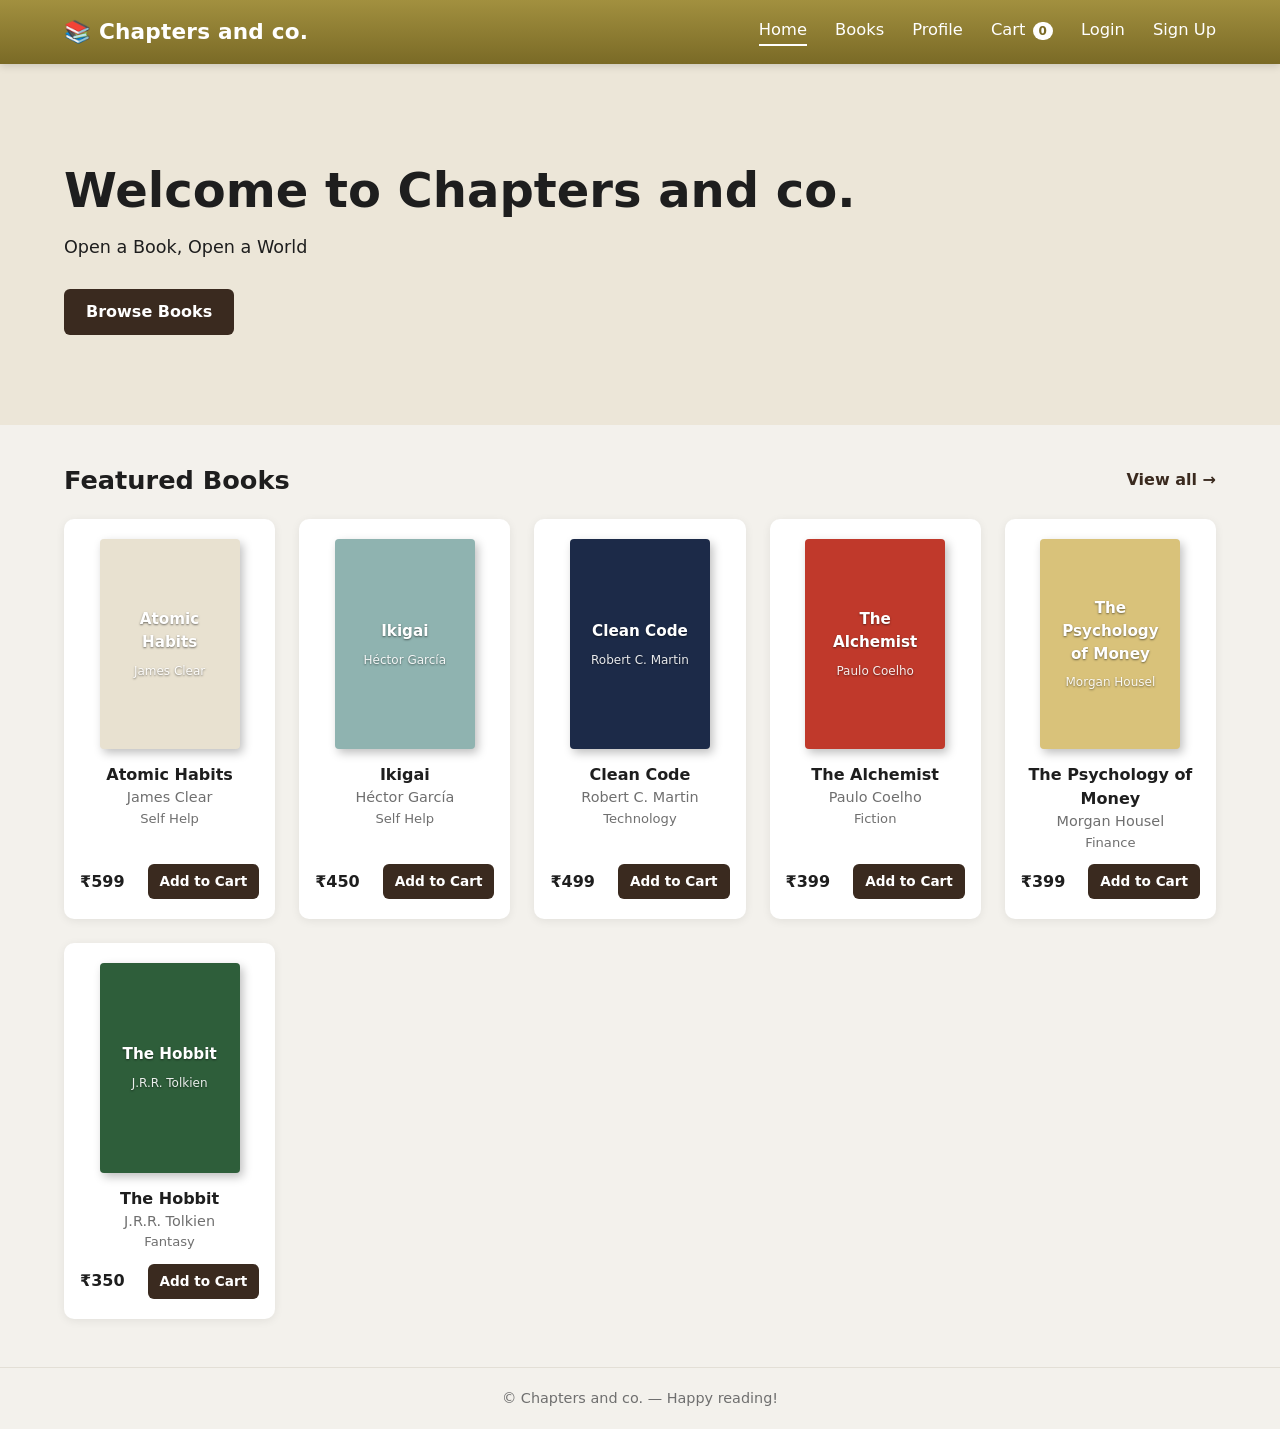
<file: index.html>
<!DOCTYPE html>
<html lang="en">
<head>
  <meta charset="UTF-8" />
  <meta name="viewport" content="width=device-width, initial-scale=1.0" />
  <title>Chapters and co. — Home</title>
  <link rel="stylesheet" href="style.css" />
</head>
<body data-page="home">
  <header class="site-header" id="siteHeader"></header>

  <section class="hero">
    <div class="container">
      <h1>Welcome to Chapters and co.</h1>
      <p>Open a Book, Open a World</p>
      <a href="catalog.html" class="btn btn-dark">Browse Books</a>
    </div>
  </section>

  <main class="container section">
    <div class="section-head">
      <h2>Featured Books</h2>
      <a href="catalog.html" class="link">View all →</a>
    </div>
    <div class="book-grid" id="featuredGrid"></div>
  </main>

  <footer class="site-footer">© Chapters and co. — Happy reading!</footer>

  <script src="js/data.js"></script>
  <script src="js/cart.js"></script>
  <script src="js/common.js"></script>
  <script>
    const FEATURED_IDS = [2, 3, 4, 1, 11, 5];
    document.getElementById("featuredGrid").innerHTML = FEATURED_IDS
      .map((id) => BOOKS.find((b) => b.id === id))
      .map(bookCard)
      .join("");
  </script>
</body>
</html>
</file>
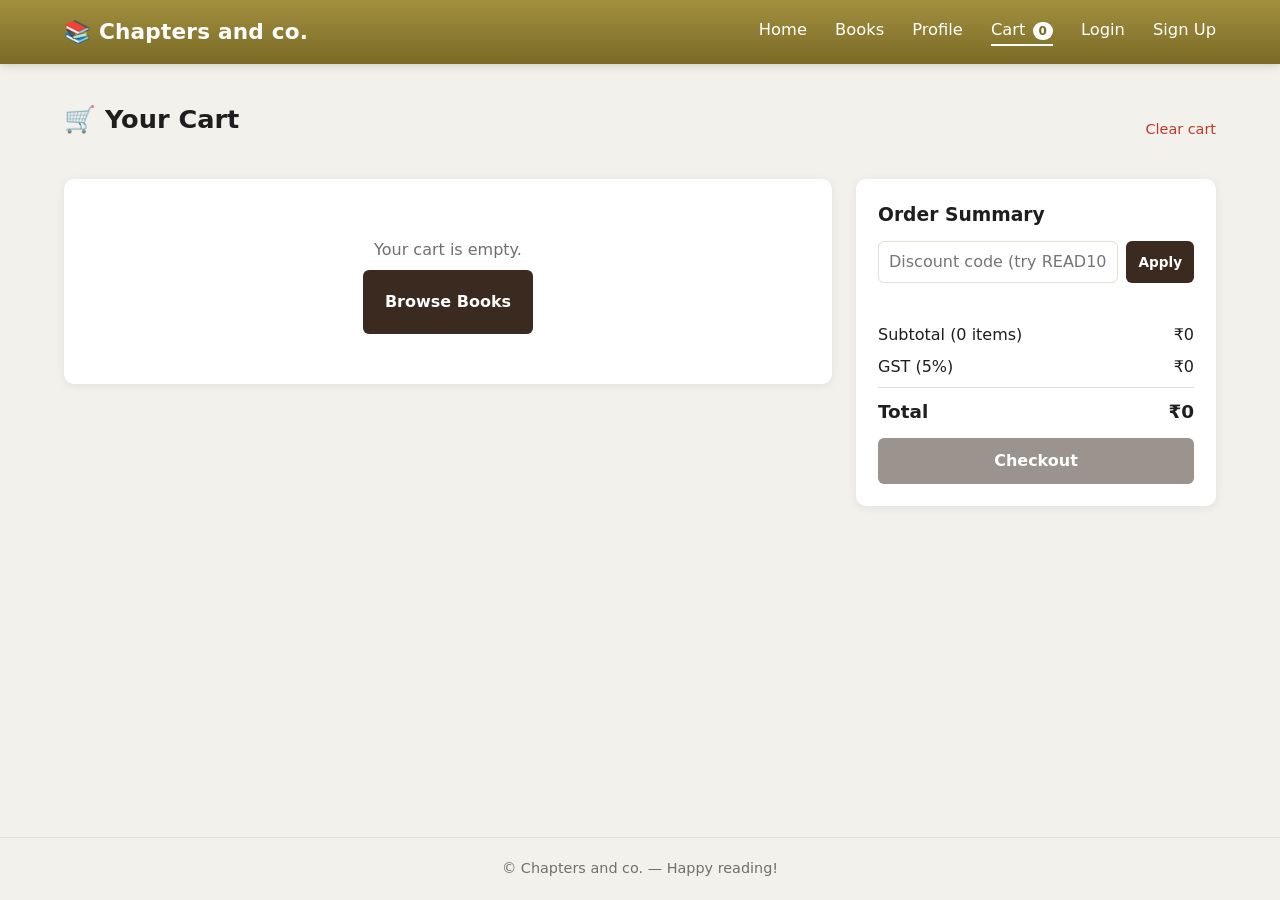
<file: cart.html>
<!DOCTYPE html>
<html lang="en">
<head>
  <meta charset="UTF-8" />
  <meta name="viewport" content="width=device-width, initial-scale=1.0" />
  <title>Chapters and co. — Cart</title>
  <link rel="stylesheet" href="style.css" />
</head>
<body data-page="cart">
  <header class="site-header" id="siteHeader"></header>

  <main class="container section">
    <div class="section-head">
      <h2 class="page-title">🛒 Your Cart</h2>
      <button class="link danger" id="clearCart">Clear cart</button>
    </div>

    <div class="cart-layout">
      <ul class="cart-list" id="cartList"></ul>

      <aside class="summary-card">
        <h3>Order Summary</h3>
        <form class="discount" id="discountForm">
          <input type="text" id="discountInput" placeholder="Discount code (try READ10)" />
          <button type="submit" class="btn btn-dark btn-sm">Apply</button>
        </form>
        <p class="discount-msg" id="discountMsg"></p>
        <div id="summary"></div>
        <button class="btn btn-dark btn-block" id="checkoutBtn">Checkout</button>
      </aside>
    </div>
  </main>

  <footer class="site-footer">© Chapters and co. — Happy reading!</footer>

  <script src="js/data.js"></script>
  <script src="js/cart.js"></script>
  <script src="js/common.js"></script>
  <script>
    const listEl = document.getElementById("cartList");
    const summaryEl = document.getElementById("summary");
    const discountForm = document.getElementById("discountForm");
    const discountInput = document.getElementById("discountInput");
    const discountMsg = document.getElementById("discountMsg");
    const checkoutBtn = document.getElementById("checkoutBtn");

    const cartRow = (item) => `
      <li class="cart-row" data-id="${item.id}">
        ${coverHTML(item, "cover-sm")}
        <div class="cart-row-info">
          <h3>${item.title}</h3>
          <p class="book-author">${item.author}</p>
          <p class="muted">${money(item.price)} each</p>
          <div class="qty">
            <button data-action="decrease" aria-label="Decrease quantity">−</button>
            <input type="number" min="1" max="99" value="${item.qty}" data-action="set-qty" aria-label="Quantity" />
            <button data-action="increase" aria-label="Increase quantity">+</button>
          </div>
        </div>
        <div class="cart-row-right">
          <strong>${money(item.price * item.qty)}</strong>
          <button class="link danger" data-action="remove">Remove</button>
        </div>
      </li>`;

    const summaryView = (s) => `
      <div class="summary-row"><span>Subtotal (${s.itemCount} item${s.itemCount === 1 ? "" : "s"})</span><span>${money(s.subtotal)}</span></div>
      ${s.discountCode ? `
        <div class="summary-row discount-row">
          <span>Discount (${s.discountCode}) <button class="link danger" data-action="remove-code">remove</button></span>
          <span>−${money(s.discount)}</span>
        </div>
        ${s.discountPending ? `<p class="muted small">Subtotal is below this code's minimum, so it isn't applied right now.</p>` : ""}` : ""}
      <div class="summary-row"><span>GST (${Math.round(s.taxRate * 100)}%)</span><span>${money(s.tax)}</span></div>
      <div class="summary-row total"><span>Total</span><span>${money(s.total)}</span></div>`;

    // Callback registered with the cart: re-render on every change
    cart.subscribe((state) => {
      listEl.innerHTML = state.items.length
        ? state.items.map(cartRow).join("")
        : `<li class="empty-cart">Your cart is empty.<br /><a href="catalog.html" class="btn btn-dark">Browse Books</a></li>`;
      summaryEl.innerHTML = summaryView(state);
      checkoutBtn.disabled = state.items.length === 0;
    });

    // Event delegation for every row's buttons
    const actions = {
      increase: (id) => cart.updateQuantity(id, cart.getQty(id) + 1),
      decrease: (id) => cart.updateQuantity(id, cart.getQty(id) - 1),
      remove: (id) => cart.removeItem(id),
    };

    listEl.addEventListener("click", (e) => {
      const btn = e.target.closest("button[data-action]");
      if (!btn) return;
      actions[btn.dataset.action]?.(Number(btn.closest(".cart-row").dataset.id));
    });

    listEl.addEventListener("change", (e) => {
      if (e.target.dataset.action !== "set-qty") return;
      cart.updateQuantity(Number(e.target.closest(".cart-row").dataset.id), e.target.value);
    });

    summaryEl.addEventListener("click", (e) => {
      if (e.target.closest('[data-action="remove-code"]')) {
        cart.removeDiscount();
        discountMsg.textContent = "";
      }
    });

    discountForm.addEventListener("submit", (e) => {
      e.preventDefault();
      const result = cart.applyDiscount(discountInput.value);
      discountMsg.textContent = result.message;
      discountMsg.className = `discount-msg ${result.ok ? "ok" : "err"}`;
      if (result.ok) discountInput.value = "";
    });

    document.getElementById("clearCart").addEventListener("click", () => {
      if (cart.getState().items.length && confirm("Remove all books from your cart?")) {
        cart.clear();
        discountMsg.textContent = "";
      }
    });

    checkoutBtn.addEventListener("click", () => {
      const user = session.get();
      if (!user) {
        toast("Please log in to checkout");
        setTimeout(() => (location.href = "login.html?next=cart.html"), 800);
        return;
      }
      const s = cart.getState();
      orders.add({
        id: `ORD-${Date.now().toString().slice(-6)}`,
        email: user.email,
        date: new Date().toISOString(),
        items: s.items.map(({ id, title, qty, price }) => ({ id, title, qty, price })),
        itemCount: s.itemCount,
        total: s.total,
      });
      cart.clear();
      discountMsg.textContent = "";
      alert(`Thank you, ${user.name}! Your order of ${s.itemCount} book(s) totalling ${money(s.total)} has been placed.`);
      location.href = "profile.html";
    });
  </script>
</body>
</html>
</file>
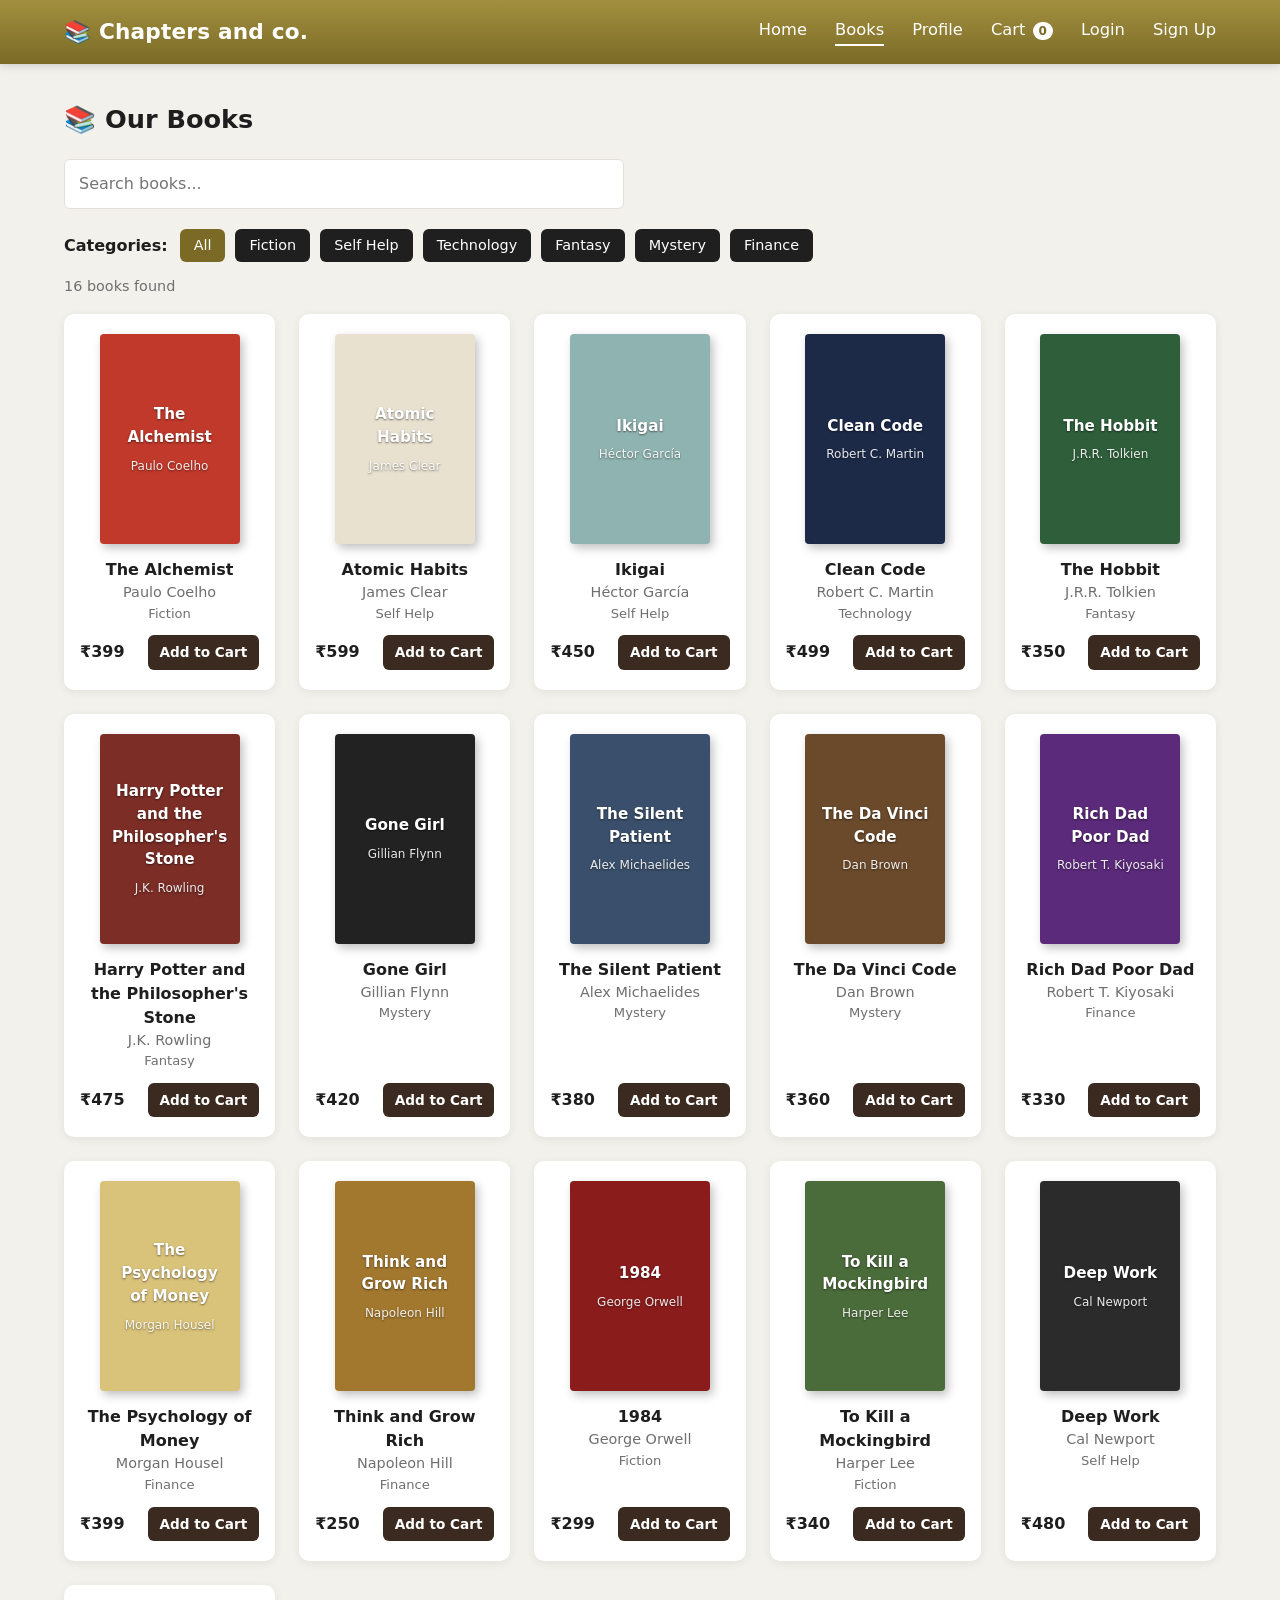
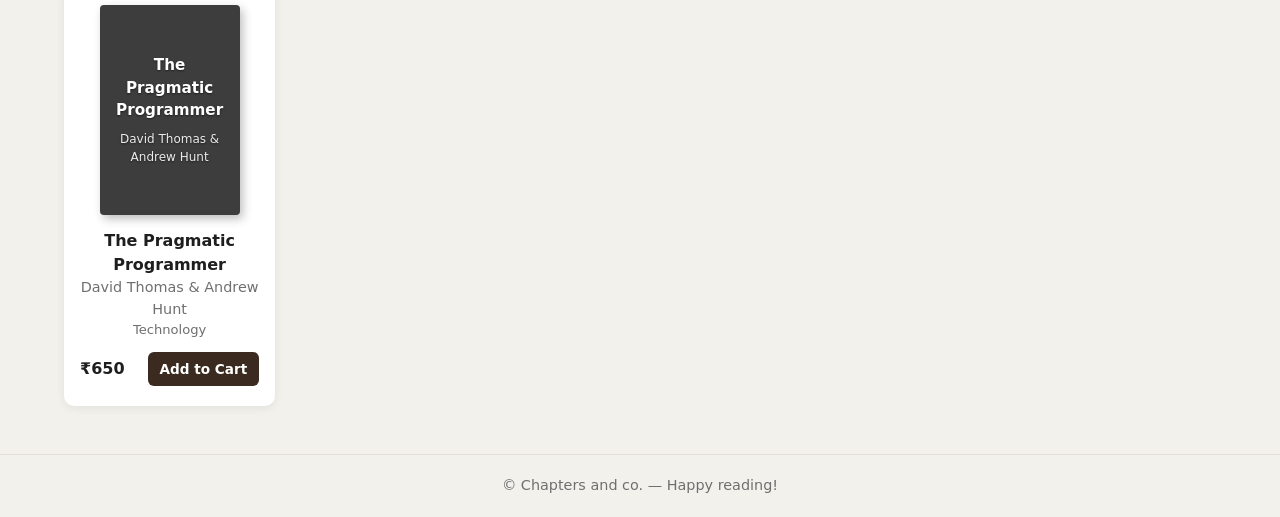
<file: catalog.html>
<!DOCTYPE html>
<html lang="en">
<head>
  <meta charset="UTF-8" />
  <meta name="viewport" content="width=device-width, initial-scale=1.0" />
  <title>Chapters and co. — Books</title>
  <link rel="stylesheet" href="style.css" />
</head>
<body data-page="books">
  <header class="site-header" id="siteHeader"></header>

  <main class="container section">
    <h2 class="page-title">📚 Our Books</h2>

    <input type="search" class="search" id="searchInput" placeholder="Search books..." aria-label="Search books" />

    <div class="categories">
      <span class="categories-label">Categories:</span>
      <div class="pills" id="categoryPills"></div>
    </div>

    <p class="result-count" id="resultCount"></p>
    <div class="book-grid" id="bookGrid"></div>
  </main>

  <footer class="site-footer">© Chapters and co. — Happy reading!</footer>

  <script src="js/data.js"></script>
  <script src="js/cart.js"></script>
  <script src="js/common.js"></script>
  <script>
    const grid = document.getElementById("bookGrid");
    const pillsEl = document.getElementById("categoryPills");
    const searchInput = document.getElementById("searchInput");
    const resultCount = document.getElementById("resultCount");

    // Filter state kept in a closure-backed object
    const filters = { category: new URLSearchParams(location.search).get("category") || "All", query: "" };

    const categories = ["All", ...new Set(BOOKS.map((b) => b.category))];

    function renderPills() {
      pillsEl.innerHTML = categories
        .map((c) => `<button class="pill ${c === filters.category ? "active" : ""}" data-category="${c}">${c}</button>`)
        .join("");
    }

    // Higher-order filter: build a predicate from the current filters
    const matches = ({ category, query }) => (book) =>
      (category === "All" || book.category === category) &&
      `${book.title} ${book.author}`.toLowerCase().includes(query);

    function renderBooks() {
      const list = BOOKS.filter(matches(filters));
      resultCount.textContent = `${list.length} book${list.length === 1 ? "" : "s"} found`;
      grid.innerHTML = list.length
        ? list.map(bookCard).join("")
        : `<p class="empty">No books match your search.</p>`;
    }

    // Event delegation: one listener for all category pills
    pillsEl.addEventListener("click", (e) => {
      const pill = e.target.closest("[data-category]");
      if (!pill) return;
      filters.category = pill.dataset.category;
      renderPills();
      renderBooks();
    });

    searchInput.addEventListener("input", (e) => {
      filters.query = e.target.value.trim().toLowerCase();
      renderBooks();
    });

    renderPills();
    renderBooks();
  </script>
</body>
</html>
</file>
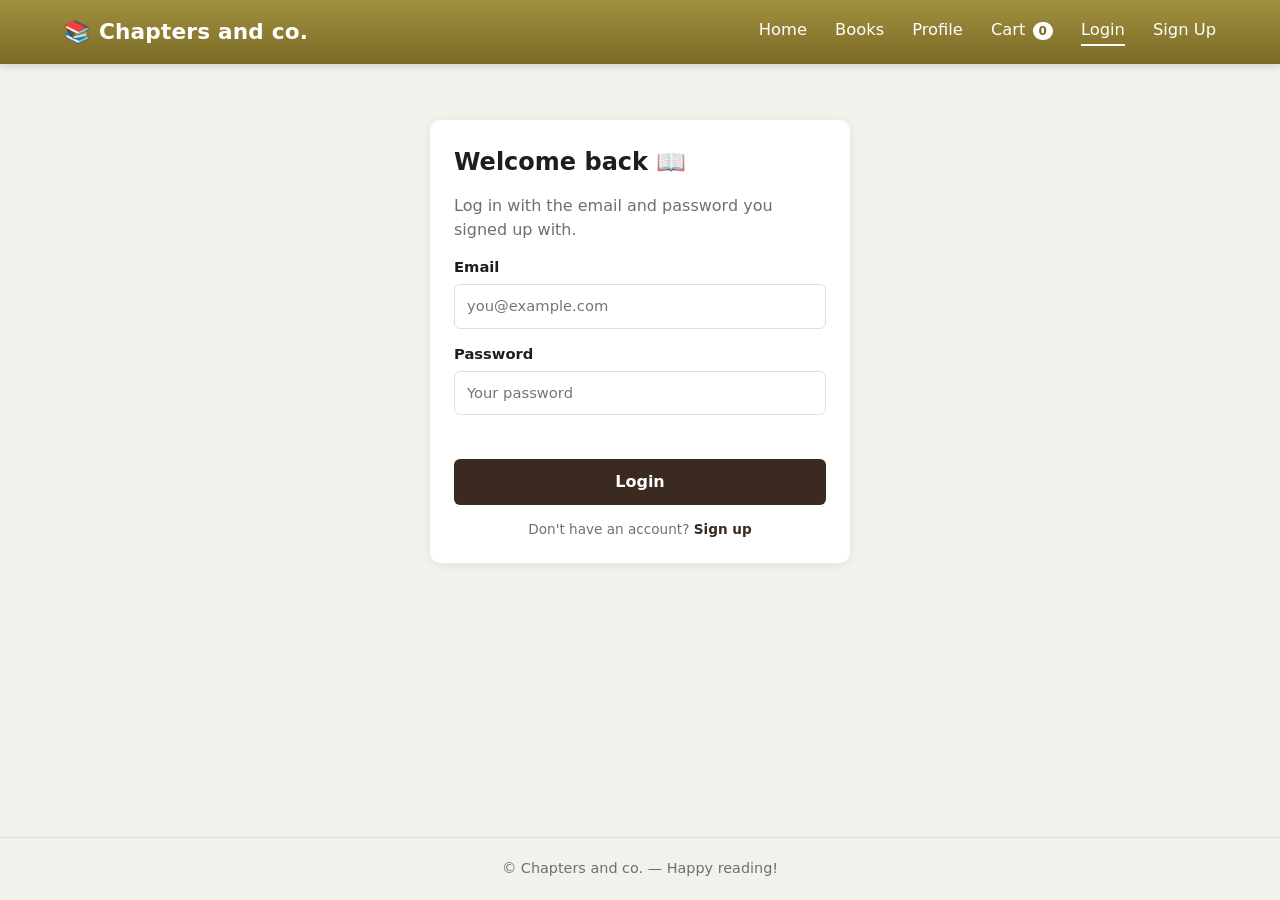
<file: login.html>
<!DOCTYPE html>
<html lang="en">
<head>
  <meta charset="UTF-8" />
  <meta name="viewport" content="width=device-width, initial-scale=1.0" />
  <title>Chapters and co. — Login</title>
  <link rel="stylesheet" href="style.css" />
</head>
<body data-page="login">
  <header class="site-header" id="siteHeader"></header>

  <main class="container section">
    <form class="panel login-card" id="loginForm" novalidate>
      <h2>Welcome back 📖</h2>
      <p class="muted">Log in with the email and password you signed up with.</p>

      <label>Email
        <input type="email" id="email" required placeholder="you@example.com" autocomplete="email" />
      </label>
      <label>Password
        <input type="password" id="password" required placeholder="Your password" autocomplete="current-password" />
      </label>

      <p class="discount-msg err" id="formError"></p>
      <button type="submit" class="btn btn-dark btn-block" id="submitBtn">Login</button>
      <p class="muted small center">Don't have an account? <a class="link" id="switchLink" href="signup.html">Sign up</a></p>
    </form>
  </main>

  <footer class="site-footer">© Chapters and co. — Happy reading!</footer>

  <script src="js/data.js"></script>
  <script src="js/cart.js"></script>
  <script src="js/common.js"></script>
  <script>
    const form = document.getElementById("loginForm");
    const errorEl = document.getElementById("formError");
    const submitBtn = document.getElementById("submitBtn");

    // Keep the ?next= target when switching to sign up
    document.getElementById("switchLink").href = `signup.html${location.search}`;

    if (auth.current()) location.replace(safeNextPage());

    form.addEventListener("submit", async (e) => {
      e.preventDefault();
      errorEl.textContent = "";
      const email = document.getElementById("email").value;
      const password = document.getElementById("password").value;

      if (!email.trim() || !password) return (errorEl.textContent = "Please enter your email and password.");

      submitBtn.disabled = true;
      const result = await auth.login({ email, password });
      submitBtn.disabled = false;

      if (!result.ok) return (errorEl.textContent = result.message);
      location.href = safeNextPage();
    });
  </script>
</body>
</html>
</file>
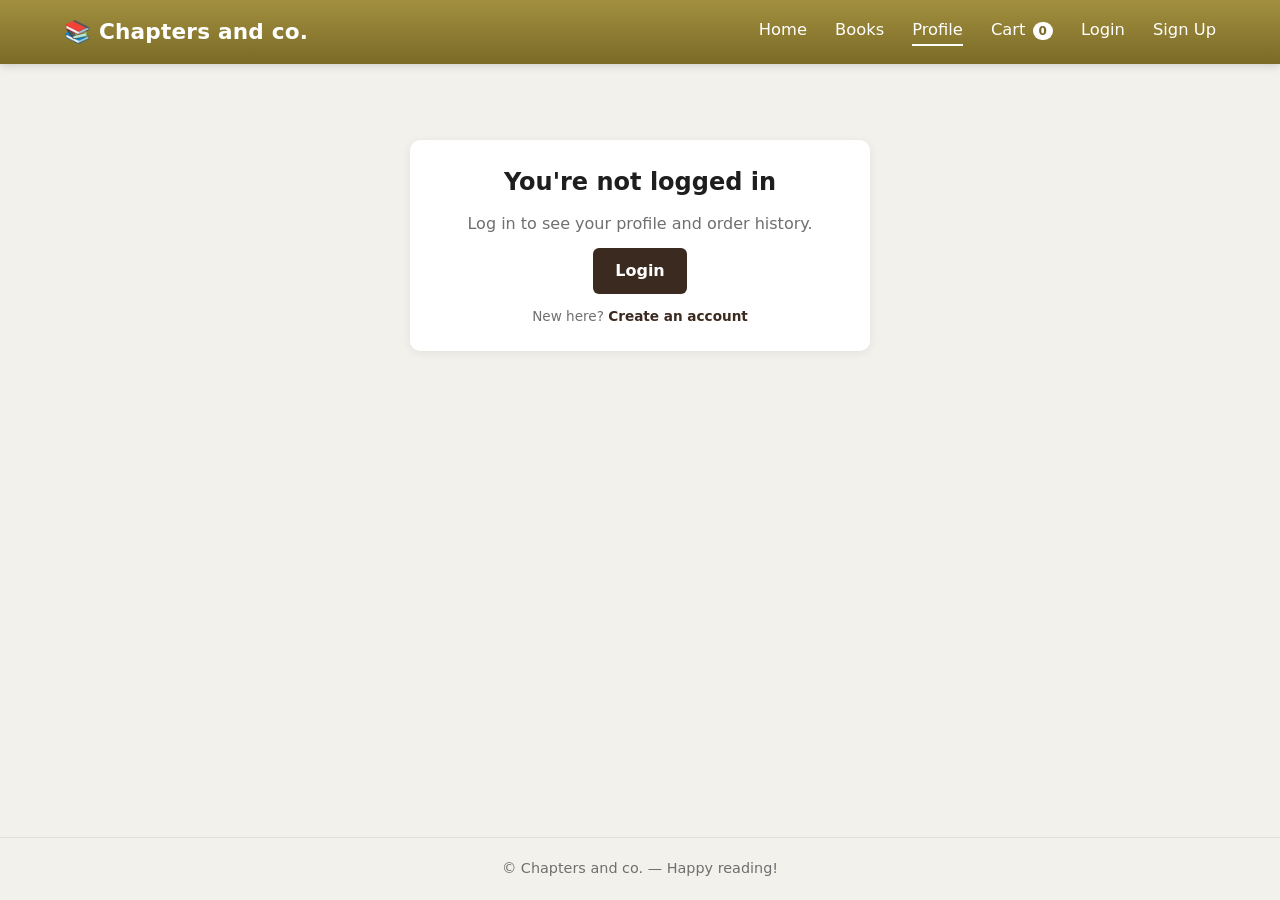
<file: profile.html>
<!DOCTYPE html>
<html lang="en">
<head>
  <meta charset="UTF-8" />
  <meta name="viewport" content="width=device-width, initial-scale=1.0" />
  <title>Chapters and co. — Profile</title>
  <link rel="stylesheet" href="style.css" />
</head>
<body data-page="profile">
  <header class="site-header" id="siteHeader"></header>

  <main class="container section" id="profileRoot"></main>

  <footer class="site-footer">© Chapters and co. — Happy reading!</footer>

  <script src="js/data.js"></script>
  <script src="js/cart.js"></script>
  <script src="js/common.js"></script>
  <script>
    const root = document.getElementById("profileRoot");
    const user = session.get();

    if (!user) {
      root.innerHTML = `
        <div class="panel center">
          <h2>You're not logged in</h2>
          <p class="muted">Log in to see your profile and order history.</p>
          <a href="login.html?next=profile.html" class="btn btn-dark">Login</a>
          <p class="muted small">New here? <a href="signup.html?next=profile.html" class="link">Create an account</a></p>
        </div>`;
    } else {
      const myOrders = orders.forUser(user.email);
      const booksBought = myOrders.reduce((n, o) => n + o.itemCount, 0);
      const totalSpent = myOrders.reduce((n, o) => n + o.total, 0);
      const fmtDate = (iso) => new Date(iso).toLocaleDateString("en-IN", { day: "numeric", month: "short", year: "numeric" });

      root.innerHTML = `
        <div class="panel profile-card">
          <div class="avatar">${escapeHTML(user.name.charAt(0).toUpperCase())}</div>
          <div>
            <h2>${escapeHTML(user.name)}</h2>
            <p class="muted">${escapeHTML(user.email)}</p>
            <p class="muted small">Member since ${fmtDate(user.joined)}</p>
          </div>
        </div>

        <div class="stats">
          <div class="stat"><span>${myOrders.length}</span>Orders</div>
          <div class="stat"><span>${booksBought}</span>Books bought</div>
          <div class="stat"><span>${money(totalSpent)}</span>Total spent</div>
        </div>

        <h3 class="sub-title">Order History</h3>
        ${myOrders.length
          ? myOrders.map((o) => `
              <div class="panel order">
                <div class="order-head">
                  <strong>${o.id}</strong>
                  <span class="muted">${fmtDate(o.date)}</span>
                </div>
                <ul class="order-items">
                  ${o.items.map((i) => `<li><span>${i.title} × ${i.qty}</span><span>${money(i.price * i.qty)}</span></li>`).join("")}
                </ul>
                <div class="order-total">Total paid: <strong>${money(o.total)}</strong></div>
              </div>`).join("")
          : `<p class="muted">No orders yet. <a href="catalog.html" class="link">Start shopping →</a></p>`}`;
    }
  </script>
</body>
</html>
</file>
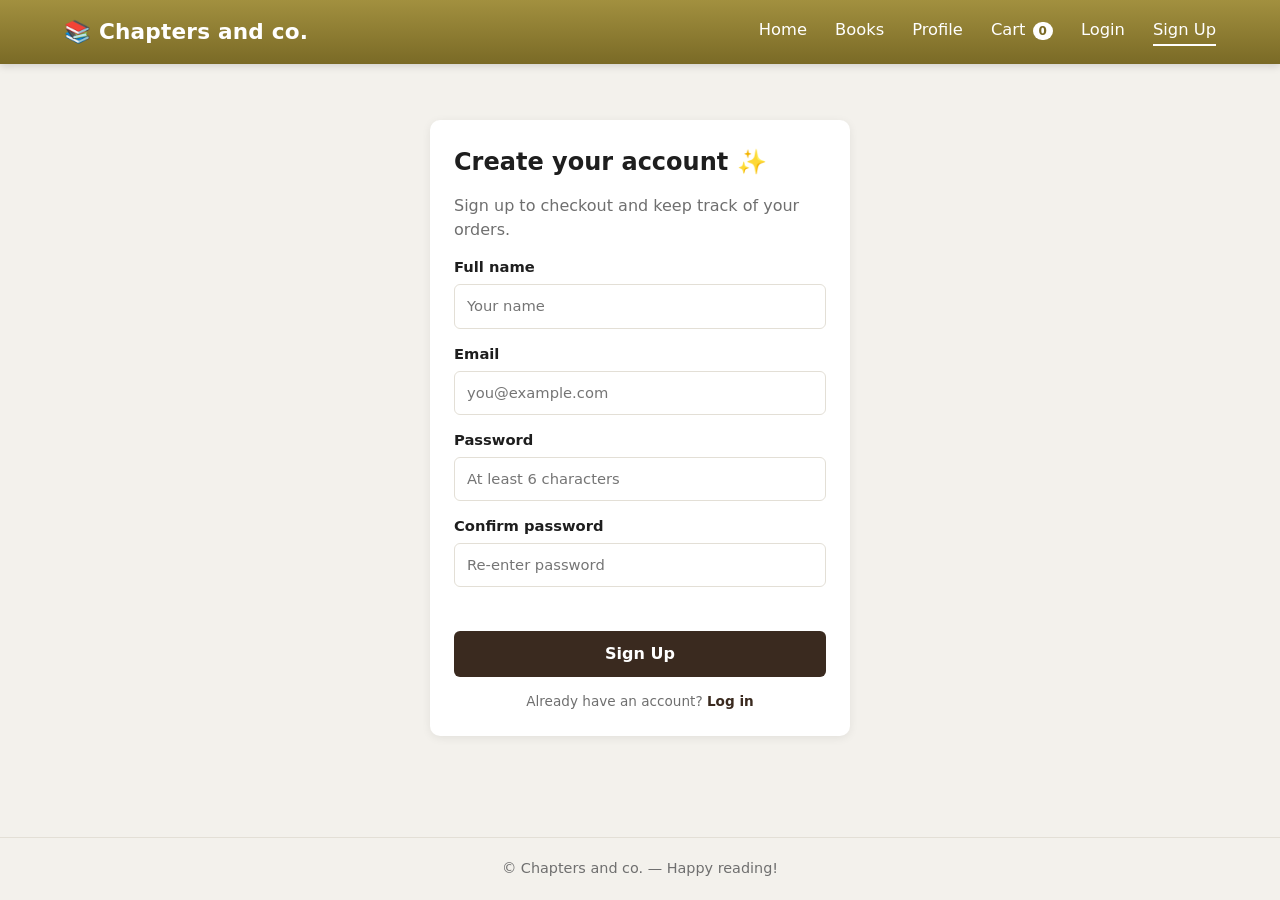
<file: signup.html>
<!DOCTYPE html>
<html lang="en">
<head>
  <meta charset="UTF-8" />
  <meta name="viewport" content="width=device-width, initial-scale=1.0" />
  <title>Chapters and co. — Sign Up</title>
  <link rel="stylesheet" href="style.css" />
</head>
<body data-page="signup">
  <header class="site-header" id="siteHeader"></header>

  <main class="container section">
    <form class="panel login-card" id="signupForm" novalidate>
      <h2>Create your account ✨</h2>
      <p class="muted">Sign up to checkout and keep track of your orders.</p>

      <label>Full name
        <input type="text" id="name" required placeholder="Your name" autocomplete="name" />
      </label>
      <label>Email
        <input type="email" id="email" required placeholder="you@example.com" autocomplete="email" />
      </label>
      <label>Password
        <input type="password" id="password" required minlength="6" placeholder="At least 6 characters" autocomplete="new-password" />
      </label>
      <label>Confirm password
        <input type="password" id="confirm" required placeholder="Re-enter password" autocomplete="new-password" />
      </label>

      <p class="discount-msg err" id="formError"></p>
      <button type="submit" class="btn btn-dark btn-block" id="submitBtn">Sign Up</button>
      <p class="muted small center">Already have an account? <a class="link" id="switchLink" href="login.html">Log in</a></p>
    </form>
  </main>

  <footer class="site-footer">© Chapters and co. — Happy reading!</footer>

  <script src="js/data.js"></script>
  <script src="js/cart.js"></script>
  <script src="js/common.js"></script>
  <script>
    const form = document.getElementById("signupForm");
    const errorEl = document.getElementById("formError");
    const submitBtn = document.getElementById("submitBtn");
    const val = (id) => document.getElementById(id).value;

    document.getElementById("switchLink").href = `login.html${location.search}`;

    if (auth.current()) location.replace(safeNextPage());

    // Each rule returns an error message, or "" if valid
    const rules = [
      () => (!val("name").trim() ? "Please enter your name." : ""),
      () => (!/^\S+@\S+\.\S+$/.test(val("email").trim()) ? "Please enter a valid email address." : ""),
      () => (val("password").length < 6 ? "Password must be at least 6 characters." : ""),
      () => (val("password") !== val("confirm") ? "Passwords do not match." : ""),
    ];

    form.addEventListener("submit", async (e) => {
      e.preventDefault();
      const error = rules.map((rule) => rule()).find(Boolean);
      errorEl.textContent = error || "";
      if (error) return;

      submitBtn.disabled = true;
      const result = await auth.signup({ name: val("name"), email: val("email"), password: val("password") });
      submitBtn.disabled = false;

      if (!result.ok) return (errorEl.textContent = result.message);
      toast("Account created! Welcome 🎉");
      setTimeout(() => (location.href = safeNextPage()), 700);
    });
  </script>
</body>
</html>
</file>
<file: style.css>
:root {
  --header-from: #a2903f;
  --header-to: #7a6a26;
  --bg: #f3f1ec;
  --cream: #ece6d8;
  --card: #ffffff;
  --text: #1e1e1e;
  --muted: #6f6f6f;
  --brown: #3a2a1f;
  --brown-hover: #563e2d;
  --pill: #1f1f1f;
  --danger: #c0392b;
  --success: #2e7d32;
  --border: #e3dfd6;
  --radius: 10px;
  --shadow: 0 2px 10px rgba(0, 0, 0, 0.07);
}

* { box-sizing: border-box; margin: 0; padding: 0; }

body {
  display: flex;
  flex-direction: column;
  min-height: 100vh;
  font-family: "Segoe UI", system-ui, -apple-system, Helvetica, Arial, sans-serif;
  background: var(--bg);
  color: var(--text);
  line-height: 1.5;
}

main { flex: 1; }
a { color: inherit; text-decoration: none; }
button { font: inherit; cursor: pointer; }

.container { width: 100%; max-width: 1200px; margin: 0 auto; padding: 0 24px; }
.section { padding-top: 36px; padding-bottom: 48px; }
.muted { color: var(--muted); }
.small { font-size: 0.85rem; }
.center { text-align: center; }

/* ---------- Buttons ---------- */
.btn {
  display: inline-block;
  border: none;
  border-radius: 6px;
  padding: 11px 22px;
  font-weight: 600;
  transition: background 0.15s, transform 0.1s;
}
.btn:active { transform: scale(0.97); }
.btn-dark { background: var(--brown); color: #fff; }
.btn-dark:hover { background: var(--brown-hover); }
.btn-dark.added { background: var(--success); }
.btn-sm { padding: 7px 12px; font-size: 0.85rem; }
.btn-block { display: block; width: 100%; }
.btn:disabled { opacity: 0.5; cursor: not-allowed; }

.link { border: none; background: none; color: var(--brown); font-weight: 600; }
.link:hover { text-decoration: underline; }
.link.danger { color: var(--danger); font-weight: 500; font-size: 0.9rem; }

/* ---------- Header ---------- */
.site-header {
  position: sticky;
  top: 0;
  z-index: 50;
  background: linear-gradient(180deg, var(--header-from), var(--header-to));
  color: #fff;
  box-shadow: 0 2px 8px rgba(0, 0, 0, 0.15);
}
.header-inner {
  display: flex;
  align-items: center;
  justify-content: space-between;
  max-width: 1200px;
  margin: 0 auto;
  padding: 16px 24px;
}
.brand { font-size: 1.35rem; font-weight: 700; letter-spacing: 0.2px; }
.nav { display: flex; gap: 28px; align-items: center; }
.nav a {
  font-size: 1.02rem;
  padding-bottom: 2px;
  border-bottom: 2px solid transparent;
  transition: border-color 0.15s;
}
.nav a:hover, .nav a.active { border-bottom-color: #fff; }
.badge {
  display: inline-block;
  min-width: 20px;
  padding: 0 6px;
  margin-left: 2px;
  border-radius: 999px;
  background: #fff;
  color: var(--header-to);
  font-size: 0.75rem;
  font-weight: 700;
  text-align: center;
}
.menu-toggle { display: none; border: none; background: none; color: #fff; font-size: 1.5rem; }

/* ---------- Hero ---------- */
.hero {
  background: var(--cream);
  padding: 90px 0;
}
.hero h1 { font-size: clamp(2rem, 5vw, 3rem); font-weight: 800; margin-bottom: 8px; }
.hero p { font-size: 1.1rem; margin-bottom: 28px; }

/* ---------- Section heads ---------- */
.section-head {
  display: flex;
  justify-content: space-between;
  align-items: center;
  margin-bottom: 20px;
}
.section-head h2, .page-title { font-size: 1.6rem; }
.page-title { margin-bottom: 20px; }

/* ---------- Search + categories ---------- */
.search {
  width: 100%;
  max-width: 560px;
  padding: 12px 14px;
  border: 1px solid var(--border);
  border-radius: 6px;
  background: var(--card);
  font: inherit;
  margin-bottom: 20px;
}
.search:focus { outline: 2px solid var(--header-from); border-color: transparent; }

.categories { display: flex; align-items: center; gap: 12px; flex-wrap: wrap; margin-bottom: 14px; }
.categories-label { font-weight: 600; }
.pills { display: flex; gap: 10px; flex-wrap: wrap; }
.pill {
  border: none;
  border-radius: 6px;
  padding: 6px 14px;
  background: var(--pill);
  color: #fff;
  font-size: 0.9rem;
  transition: background 0.15s;
}
.pill:hover { background: #444; }
.pill.active { background: var(--header-to); }
.result-count { color: var(--muted); font-size: 0.9rem; margin-bottom: 16px; }

/* ---------- Book grid + cards ---------- */
.book-grid {
  display: grid;
  grid-template-columns: repeat(auto-fill, minmax(210px, 1fr));
  gap: 24px;
}
.book-card {
  display: flex;
  flex-direction: column;
  align-items: center;
  text-align: center;
  padding: 20px 16px;
  background: var(--card);
  border-radius: var(--radius);
  box-shadow: var(--shadow);
  transition: transform 0.15s, box-shadow 0.15s;
}
.book-card:hover { transform: translateY(-4px); box-shadow: 0 8px 20px rgba(0, 0, 0, 0.1); }
.book-title { font-size: 1rem; margin-top: 14px; }
.book-author { color: var(--muted); font-size: 0.9rem; }
.book-category { color: var(--muted); font-size: 0.82rem; margin-bottom: 12px; }
.book-footer {
  display: flex;
  justify-content: space-between;
  align-items: center;
  gap: 10px;
  width: 100%;
  margin-top: auto;
}
.book-price { font-weight: 700; }

/* ---------- Cover (real image with coloured fallback) ---------- */
.cover {
  position: relative;
  width: 140px;
  aspect-ratio: 2 / 3;
  border-radius: 4px;
  overflow: hidden;
  background: var(--cover, #555);
  box-shadow: 3px 4px 10px rgba(0, 0, 0, 0.25);
  flex-shrink: 0;
}
.cover img { position: absolute; inset: 0; width: 100%; height: 100%; object-fit: cover; }
.cover-fallback {
  position: absolute;
  inset: 0;
  display: flex;
  flex-direction: column;
  justify-content: center;
  gap: 8px;
  padding: 12px;
  color: #fff;
  font-weight: 700;
  font-size: 0.95rem;
  text-shadow: 0 1px 2px rgba(0, 0, 0, 0.5);
}
.cover-fallback small { font-weight: 400; font-size: 0.75rem; opacity: 0.9; }
.cover-sm { width: 70px; }
.cover-sm .cover-fallback { font-size: 0.6rem; padding: 6px; }
.cover-sm .cover-fallback small { display: none; }

.empty { grid-column: 1 / -1; text-align: center; color: var(--muted); padding: 40px 0; }

/* ---------- Cart page ---------- */
.cart-layout {
  display: grid;
  grid-template-columns: 1fr 360px;
  gap: 24px;
  align-items: start;
}
.cart-list { list-style: none; display: flex; flex-direction: column; gap: 14px; }
.cart-row {
  display: grid;
  grid-template-columns: 70px 1fr auto;
  gap: 18px;
  align-items: center;
  padding: 16px;
  background: var(--card);
  border-radius: var(--radius);
  box-shadow: var(--shadow);
}
.cart-row-info h3 { font-size: 1rem; }
.cart-row-right { display: flex; flex-direction: column; align-items: flex-end; gap: 6px; }
.empty-cart {
  padding: 50px 20px;
  text-align: center;
  color: var(--muted);
  background: var(--card);
  border-radius: var(--radius);
  box-shadow: var(--shadow);
  line-height: 2.6;
}

.qty { display: flex; align-items: center; gap: 6px; margin-top: 6px; }
.qty button {
  width: 28px;
  height: 28px;
  border: 1px solid var(--border);
  background: var(--bg);
  border-radius: 6px;
}
.qty input {
  width: 46px;
  height: 28px;
  text-align: center;
  border: 1px solid var(--border);
  border-radius: 6px;
  font: inherit;
}

.summary-card {
  position: sticky;
  top: 90px;
  display: flex;
  flex-direction: column;
  gap: 12px;
  padding: 22px;
  background: var(--card);
  border-radius: var(--radius);
  box-shadow: var(--shadow);
}
.discount { display: flex; gap: 8px; }
.discount input {
  flex: 1;
  min-width: 0;
  padding: 8px 10px;
  border: 1px solid var(--border);
  border-radius: 6px;
  font: inherit;
}
.discount-msg { font-size: 0.85rem; min-height: 1.2em; }
.discount-msg.ok { color: var(--success); }
.discount-msg.err { color: var(--danger); }
#summary { display: flex; flex-direction: column; gap: 8px; }
.summary-row { display: flex; justify-content: space-between; gap: 8px; }
.discount-row { color: var(--success); }
.summary-row.total {
  padding-top: 10px;
  border-top: 1px solid var(--border);
  font-size: 1.15rem;
  font-weight: 700;
}

/* ---------- Panels: profile + login ---------- */
.panel {
  padding: 24px;
  background: var(--card);
  border-radius: var(--radius);
  box-shadow: var(--shadow);
}
.panel.center { max-width: 460px; margin: 40px auto; display: flex; flex-direction: column; gap: 12px; align-items: center; }

.profile-card { display: flex; align-items: center; gap: 20px; }
.avatar {
  display: grid;
  place-items: center;
  width: 72px;
  height: 72px;
  border-radius: 50%;
  background: var(--header-to);
  color: #fff;
  font-size: 2rem;
  font-weight: 700;
}
.stats { display: grid; grid-template-columns: repeat(3, 1fr); gap: 16px; margin: 20px 0 30px; }
.stat {
  padding: 18px;
  background: var(--card);
  border-radius: var(--radius);
  box-shadow: var(--shadow);
  text-align: center;
  color: var(--muted);
}
.stat span { display: block; font-size: 1.5rem; font-weight: 700; color: var(--text); }
.sub-title { margin-bottom: 14px; }
.order { margin-bottom: 14px; }
.order-head { display: flex; justify-content: space-between; margin-bottom: 10px; }
.order-items { list-style: none; border-top: 1px solid var(--border); padding-top: 8px; }
.order-items li { display: flex; justify-content: space-between; padding: 3px 0; }
.order-total { text-align: right; margin-top: 8px; }

.login-card { max-width: 420px; margin: 20px auto; display: flex; flex-direction: column; gap: 14px; }
.login-card label { display: flex; flex-direction: column; gap: 6px; font-weight: 600; font-size: 0.92rem; }
.login-card input {
  padding: 10px 12px;
  border: 1px solid var(--border);
  border-radius: 6px;
  font: inherit;
  font-weight: 400;
}

/* ---------- Footer + toast ---------- */
.site-footer { padding: 20px; text-align: center; color: var(--muted); font-size: 0.9rem; border-top: 1px solid var(--border); }

.toast {
  position: fixed;
  bottom: 24px;
  left: 50%;
  transform: translate(-50%, 100px);
  padding: 10px 18px;
  border-radius: 8px;
  background: var(--brown);
  color: #fff;
  opacity: 0;
  transition: all 0.25s ease;
  pointer-events: none;
  z-index: 100;
}
.toast.show { transform: translate(-50%, 0); opacity: 1; }

/* ---------- Responsive ---------- */
@media (max-width: 860px) {
  .menu-toggle { display: block; }
  .nav {
    position: absolute;
    top: 100%;
    left: 0;
    right: 0;
    flex-direction: column;
    gap: 0;
    background: var(--header-to);
    display: none;
  }
  .nav.open { display: flex; }
  .nav a { width: 100%; padding: 12px 24px; border-bottom: 1px solid rgba(255, 255, 255, 0.15); }
  .cart-layout { grid-template-columns: 1fr; }
  .summary-card { position: static; }
  .hero { padding: 60px 0; }
}

@media (max-width: 520px) {
  .container { padding: 0 16px; }
  .book-grid { grid-template-columns: repeat(2, 1fr); gap: 14px; }
  .cover { width: 110px; }
  .book-footer { flex-direction: column; }
  .cart-row { grid-template-columns: 60px 1fr; }
  .cart-row-right { grid-column: 1 / -1; flex-direction: row; justify-content: space-between; align-items: center; }
  .cover-sm { width: 60px; }
  .stats { grid-template-columns: 1fr; }
}
</file>
